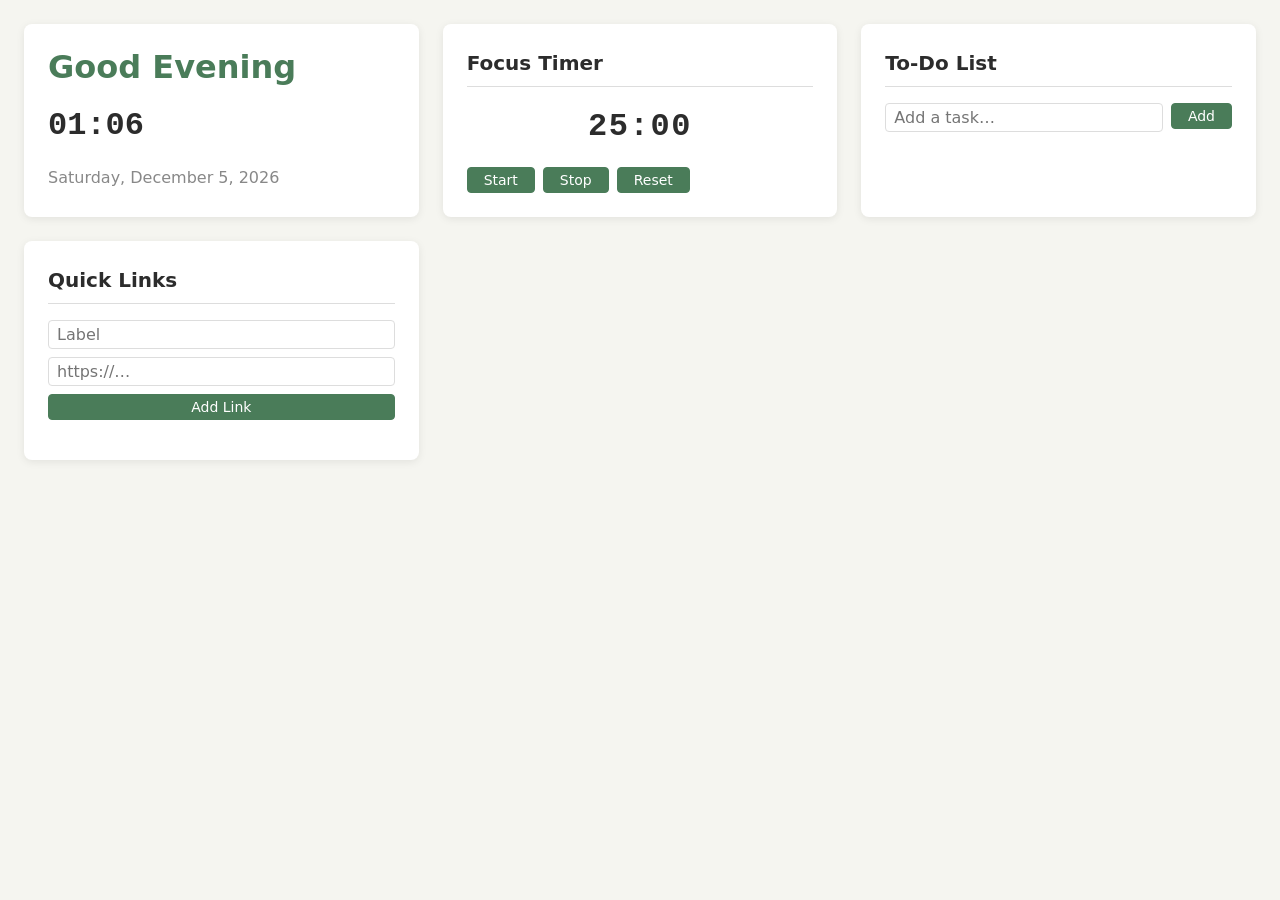
<file: index.html>
<!DOCTYPE html>
<html lang="en">
<head>
  <meta charset="UTF-8" />
  <meta name="viewport" content="width=device-width, initial-scale=1.0" />
  <title>Dashboard</title>
  <link rel="stylesheet" href="css/style.css" />
</head>
<body>
  <!-- Feature-detection banner (hidden by default, shown by JS) -->
  <div id="unsupported-banner" class="banner banner--error" hidden></div>

  <main class="dashboard-grid">

    <!-- Widget 1: Greeting -->
    <section id="widget-greeting" class="widget">
      <p id="greeting-message" class="greeting__message"></p>
      <p id="greeting-time"    class="greeting__time"></p>
      <p id="greeting-date"    class="greeting__date"></p>
    </section>

    <!-- Widget 2: Focus Timer -->
    <section id="widget-timer" class="widget">
      <h2 class="widget__title">Focus Timer</h2>
      <p  id="timer-display"   class="timer__display">25:00</p>
      <p  id="timer-complete"  class="timer__complete" hidden>Session complete!</p>
      <div class="timer__controls">
        <button id="timer-start"  type="button">Start</button>
        <button id="timer-stop"   type="button">Stop</button>
        <button id="timer-reset"  type="button">Reset</button>
      </div>
    </section>

    <!-- Widget 3: To-Do List -->
    <section id="widget-todo" class="widget">
      <h2 class="widget__title">To-Do List</h2>
      <div class="todo__add-form">
        <input id="todo-input"    type="text" maxlength="500"
               placeholder="Add a task…" aria-label="New task description" />
        <button id="todo-add"     type="button">Add</button>
        <p  id="todo-add-error"   class="error-msg" hidden></p>
      </div>
      <ul  id="todo-list"         class="todo__list" role="list"></ul>
      <p   id="todo-storage-error" class="error-msg" hidden></p>
    </section>

    <!-- Widget 4: Quick Links -->
    <section id="widget-links" class="widget">
      <h2 class="widget__title">Quick Links</h2>
      <div class="links__add-form">
        <input id="links-label-input" type="text" maxlength="50"
               placeholder="Label" aria-label="Link label" />
        <p id="links-label-error" class="error-msg" hidden></p>
        <input id="links-url-input"   type="url"  maxlength="2048"
               placeholder="https://…" aria-label="Link URL" />
        <p id="links-url-error"   class="error-msg" hidden></p>
        <button id="links-add"   type="button">Add Link</button>
        <p id="links-max-msg"    class="info-msg" hidden>Maximum 20 links reached.</p>
      </div>
      <div id="links-list"       class="links__list" role="list"></div>
      <p   id="links-storage-error" class="error-msg" hidden></p>
    </section>

  </main>

  <script src="js/main.js"></script>
</body>
</html>
</file>
<file: css/style.css>
/* css/style.css — To Do List Dashboard styles */
/* Requirements: 9.1, 9.3 */

/* ─────────────────────────────────────────────────
   1. DESIGN TOKENS (CSS Custom Properties)
───────────────────────────────────────────────── */
:root {
  /* Colours */
  --color-bg:        #f5f5f0;
  --color-surface:   #ffffff;
  --color-primary:   #4a7c59;
  --color-danger:    #c0392b;
  --color-text:      #2c2c2c;
  --color-muted:     #888888;
  --color-border:    #ddd;
  --color-done-text: #aaaaaa;

  /* Typography */
  --font-sans:  system-ui, sans-serif;
  --font-mono:  "Courier New", monospace;
  --fs-xl:      2rem;
  --fs-lg:      1.25rem;
  --fs-base:    1rem;
  --fs-sm:      0.875rem;

  /* Spacing */
  --space-xs:  0.25rem;
  --space-sm:  0.5rem;
  --space-md:  1rem;
  --space-lg:  1.5rem;
  --space-xl:  2rem;

  /* Borders / Radius */
  --radius-sm: 4px;
  --radius-md: 8px;
  --shadow:    0 2px 8px rgba(0, 0, 0, 0.08);
}

/* ─────────────────────────────────────────────────
   2. RESET / BASE
───────────────────────────────────────────────── */
*,
*::before,
*::after {
  box-sizing: border-box;
  margin: 0;
  padding: 0;
}

body {
  background-color: var(--color-bg);
  color: var(--color-text);
  font-family: var(--font-sans);
  font-size: var(--fs-base);
  line-height: 1.5;
  min-height: 100vh;
}

/* ─────────────────────────────────────────────────
   3. RESPONSIVE DASHBOARD GRID
───────────────────────────────────────────────── */
.dashboard-grid {
  display: grid;
  grid-template-columns: repeat(auto-fit, minmax(300px, 1fr));
  gap: var(--space-lg);
  padding: var(--space-lg);
}

/* Single-column stacking below ~640 px */
@media (max-width: 640px) {
  .dashboard-grid {
    grid-template-columns: 1fr;
    padding: var(--space-md);
    gap: var(--space-md);
  }
}

/* ─────────────────────────────────────────────────
   4. WIDGET BASE
───────────────────────────────────────────────── */
.widget {
  background: var(--color-surface);
  border-radius: var(--radius-md);
  box-shadow: var(--shadow);
  padding: var(--space-lg);
  display: flex;
  flex-direction: column;
  gap: var(--space-md);
}

.widget__title {
  font-size: var(--fs-lg);
  font-weight: 600;
  color: var(--color-text);
  border-bottom: 1px solid var(--color-border);
  padding-bottom: var(--space-sm);
}

/* ─────────────────────────────────────────────────
   5. UNSUPPORTED BROWSER BANNER
───────────────────────────────────────────────── */
.banner {
  padding: var(--space-md) var(--space-lg);
  font-size: var(--fs-base);
  font-weight: 500;
  text-align: center;
}

.banner--error {
  background-color: var(--color-danger);
  color: var(--color-surface);
}

/* ─────────────────────────────────────────────────
   6. GREETING WIDGET
───────────────────────────────────────────────── */
.greeting__message {
  font-size: var(--fs-xl);
  font-weight: 700;
  color: var(--color-primary);
  line-height: 1.2;
}

.greeting__time {
  font-size: var(--fs-xl);
  font-family: var(--font-mono);
  color: var(--color-text);
  font-weight: 600;
}

.greeting__date {
  font-size: var(--fs-base);
  color: var(--color-muted);
}

/* ─────────────────────────────────────────────────
   7. FOCUS TIMER WIDGET
───────────────────────────────────────────────── */
.timer__display {
  font-family: var(--font-mono);
  font-size: var(--fs-xl);
  font-weight: 700;
  color: var(--color-text);
  letter-spacing: 0.05em;
  text-align: center;
}

/* Session complete message — primary colour background, bold */
.timer__complete {
  background-color: var(--color-primary);
  color: var(--color-surface);
  font-weight: 700;
  font-size: var(--fs-base);
  padding: var(--space-sm) var(--space-md);
  border-radius: var(--radius-sm);
  text-align: center;
}

.timer__controls {
  display: flex;
  gap: var(--space-sm);
  flex-wrap: wrap;
}

/* ─────────────────────────────────────────────────
   8. TO-DO LIST WIDGET
───────────────────────────────────────────────── */
.todo__add-form {
  display: flex;
  flex-wrap: wrap;
  gap: var(--space-sm);
  align-items: flex-start;
}

.todo__add-form input[type="text"] {
  flex: 1 1 0;
  min-width: 0;
}

.todo__list {
  list-style: none;
  display: flex;
  flex-direction: column;
  gap: var(--space-xs);
  padding: 0;
}

.todo__list li {
  display: flex;
  align-items: center;
  gap: var(--space-sm);
  padding: var(--space-xs) 0;
  border-bottom: 1px solid var(--color-border);
}

.todo__list li:last-child {
  border-bottom: none;
}

/* Done task — strikethrough and muted colour */
.task--done span {
  text-decoration: line-through;
  color: var(--color-done-text);
}

/* ─────────────────────────────────────────────────
   9. QUICK LINKS WIDGET
───────────────────────────────────────────────── */
.links__add-form {
  display: flex;
  flex-direction: column;
  gap: var(--space-sm);
}

.links__list {
  display: flex;
  flex-direction: column;
  gap: var(--space-xs);
}

.links__list > div {
  display: flex;
  align-items: center;
  gap: var(--space-sm);
  padding: var(--space-xs) 0;
  border-bottom: 1px solid var(--color-border);
}

.links__list > div:last-child {
  border-bottom: none;
}

.links__list a {
  color: var(--color-primary);
  text-decoration: none;
  flex: 1 1 0;
  word-break: break-word;
}

.links__list a:hover {
  text-decoration: underline;
}

/* ─────────────────────────────────────────────────
   10. BUTTONS
───────────────────────────────────────────────── */
button {
  font-family: var(--font-sans);
  font-size: var(--fs-sm);
  font-weight: 500;
  padding: var(--space-xs) var(--space-md);
  border: 1px solid var(--color-primary);
  border-radius: var(--radius-sm);
  background-color: var(--color-primary);
  color: var(--color-surface);
  cursor: pointer;
  transition: opacity 0.15s ease;
  white-space: nowrap;
}

button:hover:not(:disabled) {
  opacity: 0.85;
}

button:disabled {
  opacity: 0.45;
  cursor: not-allowed;
}

button[type="button"]:not(#timer-start):not(#timer-stop):not(#timer-reset):not(#todo-add):not(#links-add) {
  /* Secondary / destructive actions rendered with a lighter style */
  background-color: transparent;
  color: var(--color-text);
  border-color: var(--color-border);
}

/* Explicit delete / cancel buttons */
button[data-action="delete"],
button[data-action="cancel"] {
  background-color: transparent;
  color: var(--color-muted);
  border-color: var(--color-border);
}

button[data-action="delete"]:hover:not(:disabled),
button[data-action="cancel"]:hover:not(:disabled) {
  color: var(--color-danger);
  border-color: var(--color-danger);
  opacity: 1;
}

/* ─────────────────────────────────────────────────
   11. INPUTS
───────────────────────────────────────────────── */
input[type="text"],
input[type="url"] {
  font-family: var(--font-sans);
  font-size: var(--fs-base);
  padding: var(--space-xs) var(--space-sm);
  border: 1px solid var(--color-border);
  border-radius: var(--radius-sm);
  background-color: var(--color-surface);
  color: var(--color-text);
  width: 100%;
  transition: border-color 0.15s ease;
}

input[type="text"]:hover,
input[type="url"]:hover {
  border-color: var(--color-muted);
}

/* ─────────────────────────────────────────────────
   12. VISUAL STATE — MESSAGES
───────────────────────────────────────────────── */
/* Error message — danger colour, small font */
.error-msg {
  color: var(--color-danger);
  font-size: var(--fs-sm);
  margin-top: var(--space-xs);
}

/* Info message — muted colour, small font */
.info-msg {
  color: var(--color-muted);
  font-size: var(--fs-sm);
  margin-top: var(--space-xs);
}

/* ─────────────────────────────────────────────────
   13. KEYBOARD ACCESSIBILITY — :focus-visible
───────────────────────────────────────────────── */
:focus {
  outline: none;
}

button:focus-visible,
input:focus-visible,
a:focus-visible,
[tabindex]:focus-visible {
  outline: 2px solid var(--color-primary);
  outline-offset: 2px;
  border-radius: var(--radius-sm);
}
</file>
